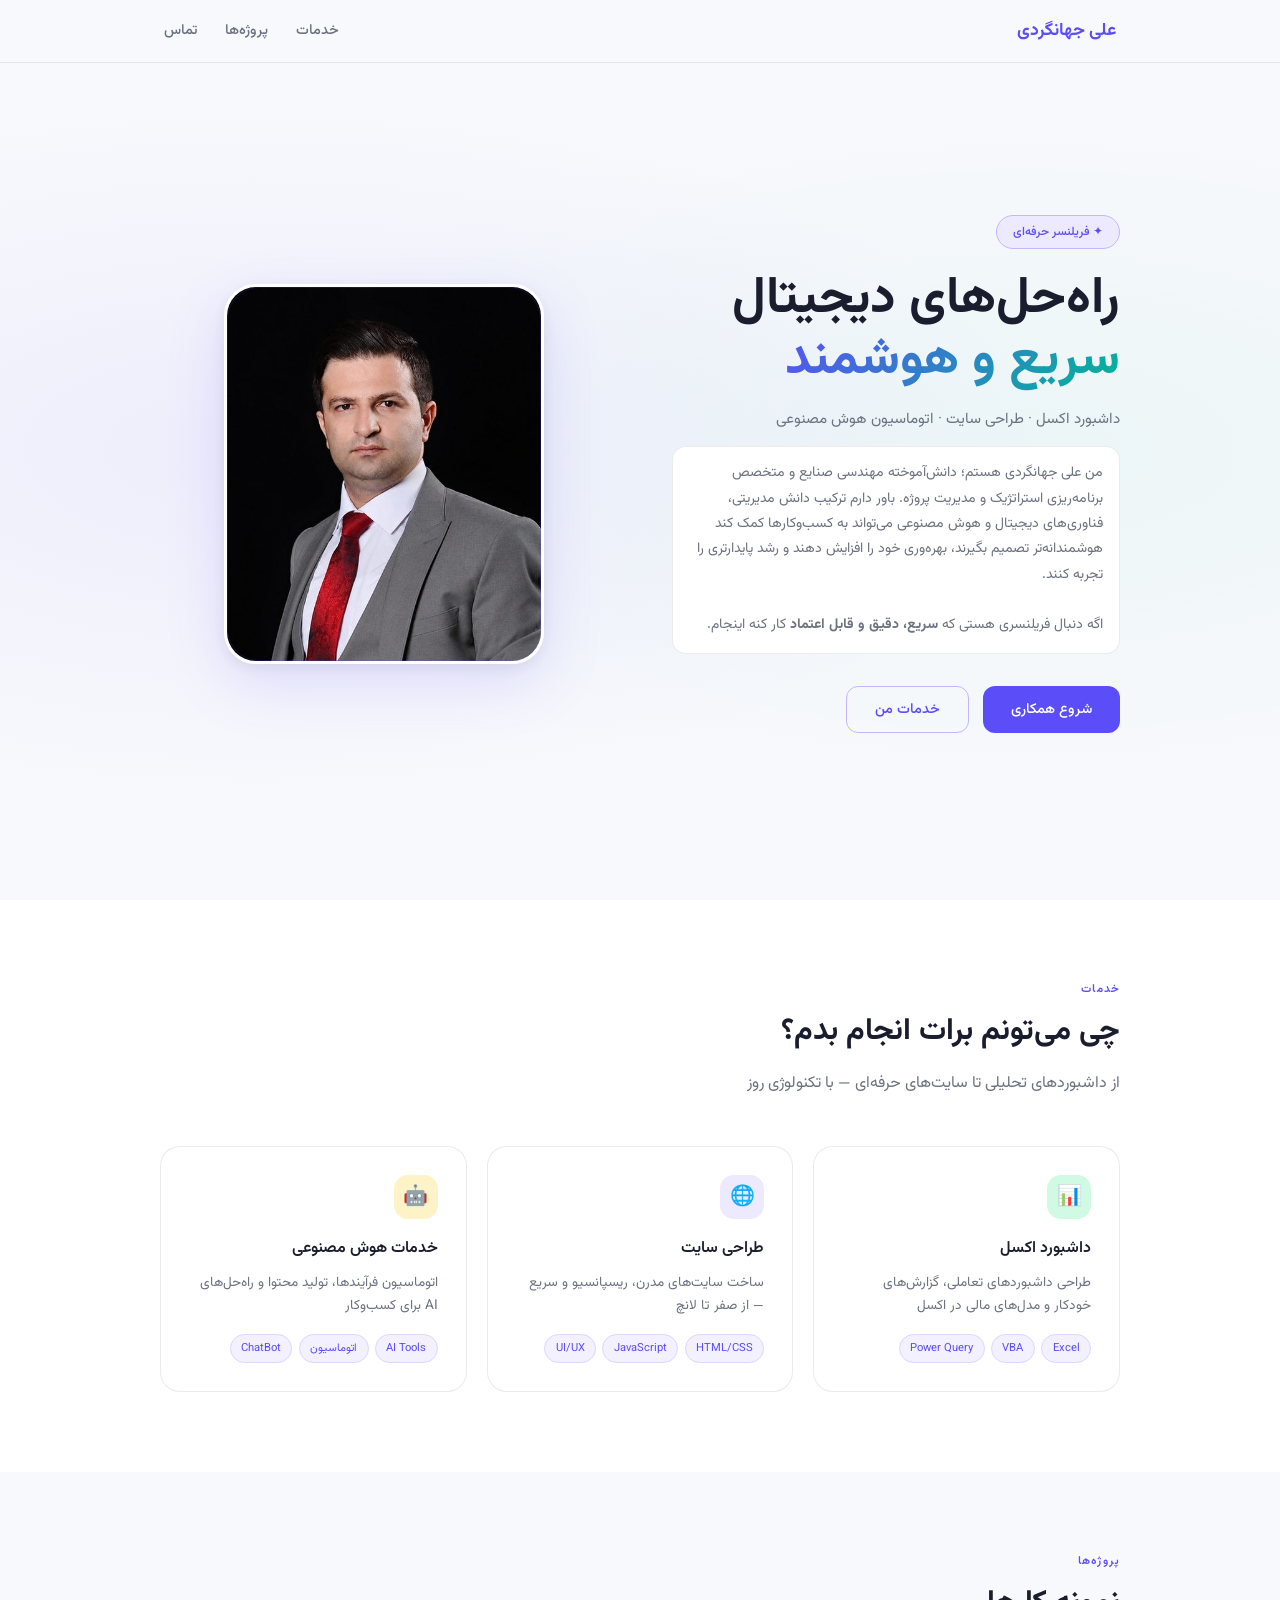
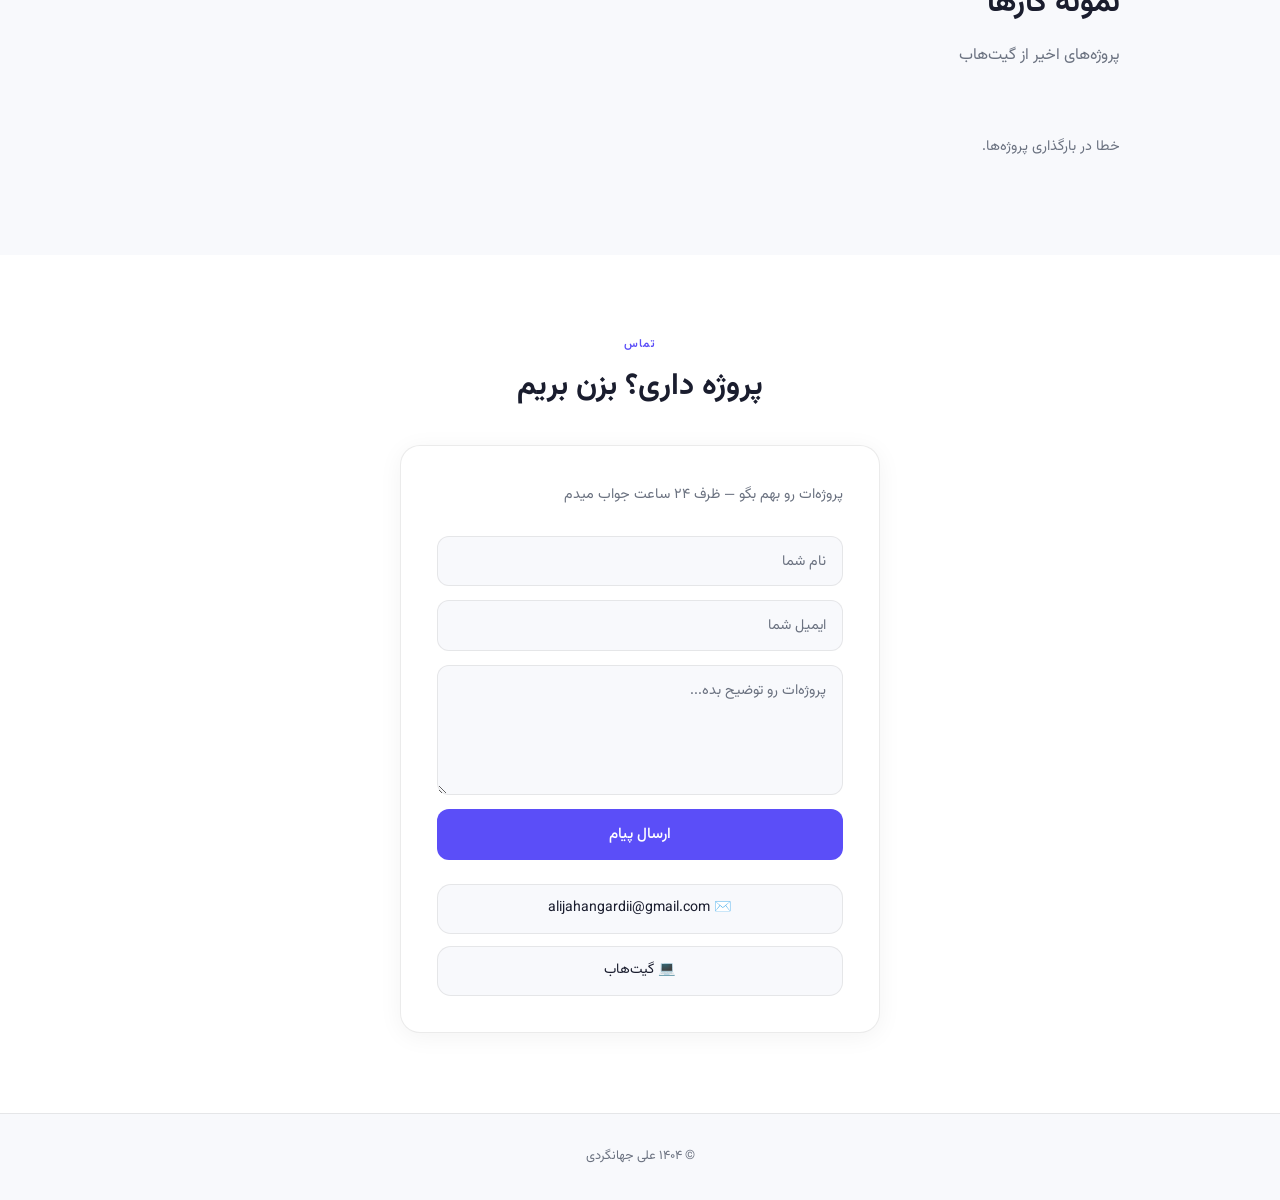
<file: index.html>
<!DOCTYPE html>
<html lang="fa" dir="rtl">
<head>
<meta charset="UTF-8">
<title>علی جهانگردی | فریلنسر دیجیتال</title>
<meta name="description" content="داشبورد اکسل، طراحی سایت و خدمات هوش مصنوعی — فریلنسر حرفه‌ای">
<meta name="viewport" content="width=device-width, initial-scale=1.0">
<link href="https://fonts.googleapis.com/css2?family=Vazirmatn:wght@300;400;500;700&display=swap" rel="stylesheet">
<style>
:root{
  --accent:#5b4ef8;
  --accent-light:#ede9fe;
  --accent-border:#c4b5fd;
  --bg:#f8f9fc;
  --text:#1a1d2e;
  --muted:#6b7280;
  --border:rgba(0,0,0,0.08);
}
*{margin:0;padding:0;box-sizing:border-box;}
html{scroll-behavior:smooth;}
body{font-family:'Vazirmatn',sans-serif;background:var(--bg);color:var(--text);line-height:1.7;overflow-x:hidden;}

header{position:fixed;top:0;width:100%;background:rgba(248,249,252,0.92);backdrop-filter:blur(14px);border-bottom:1px solid var(--border);z-index:1000;transition:.3s;}
header.scrolled{box-shadow:0 4px 24px rgba(0,0,0,0.07);}
nav{max-width:1000px;margin:auto;padding:1rem 1.5rem;display:flex;justify-content:space-between;align-items:center;}
.logo{font-size:1.1rem;font-weight:700;color:var(--accent);}
.nav-links{display:flex;gap:1.75rem;}
.nav-links a{text-decoration:none;color:var(--muted);font-size:.9rem;font-weight:500;position:relative;transition:color .25s;}
.nav-links a:hover{color:var(--accent);}
.nav-links a::after{content:"";position:absolute;bottom:-4px;right:0;width:0;height:2px;background:var(--accent);transition:.3s;}
.nav-links a:hover::after{width:100%;}

/* HERO */
#home{
  min-height:100vh;display:flex;align-items:center;
  padding:7rem 1.5rem 4rem;
  position:relative;overflow:hidden;
}
.hero-bg{position:absolute;inset:0;background:radial-gradient(ellipse at 20% 50%,rgba(91,78,248,0.07) 0%,transparent 55%),radial-gradient(ellipse at 80% 50%,rgba(0,184,148,0.05) 0%,transparent 55%);}
.hero-inner{max-width:960px;margin:auto;width:100%;display:grid;grid-template-columns:1fr 1fr;gap:4rem;align-items:center;position:relative;z-index:1;}
.hero-text{}
.hero-badge{display:inline-block;padding:.35rem 1rem;background:var(--accent-light);border:1px solid var(--accent-border);border-radius:2rem;font-size:.75rem;color:var(--accent);margin-bottom:1.25rem;font-weight:500;animation:fadeDown .6s ease both;}
h1.hero-title{font-size:clamp(2.2rem,4.2vw,3.2rem);font-weight:700;line-height:1.2;margin-bottom:.875rem;animation:fadeDown .7s .1s ease both;}
.grad{background:linear-gradient(135deg,#5b4ef8,#00b894);-webkit-background-clip:text;-webkit-text-fill-color:transparent;}
.hero-sub{font-size:.95rem;color:var(--muted);line-height:1.9;margin-bottom:.75rem;animation:fadeDown .7s .15s ease both;}
.hero-bio{font-size:.88rem;color:var(--muted);line-height:1.8;margin-bottom:2rem;padding:.875rem 1rem;background:#fff;border-radius:.875rem;border:1.5px solid var(--border);animation:fadeDown .7s .2s ease both;}
.hero-cta{display:flex;gap:.875rem;flex-wrap:wrap;animation:fadeDown .7s .25s ease both;}
.btn-primary{padding:.7rem 1.75rem;background:var(--accent);color:#fff;border:none;border-radius:.75rem;font-family:'Vazirmatn',sans-serif;font-size:.9rem;font-weight:500;cursor:pointer;transition:transform .2s,box-shadow .2s;}
.btn-primary:hover{transform:translateY(-2px);box-shadow:0 8px 24px rgba(91,78,248,0.3);}
.btn-outline{padding:.7rem 1.75rem;background:transparent;color:var(--accent);border:1.5px solid var(--accent-border);border-radius:.75rem;font-family:'Vazirmatn',sans-serif;font-size:.9rem;font-weight:500;cursor:pointer;transition:all .2s;}
.btn-outline:hover{background:var(--accent-light);}

/* Profile image */
.hero-photo-wrap{display:flex;justify-content:center;animation:fadeDown .7s .1s ease both;}
.hero-photo{
  width:320px;height:380px;
  border-radius:2rem;
  overflow:hidden;
  border:3px solid #fff;
  box-shadow:0 20px 60px rgba(91,78,248,0.15),0 4px 16px rgba(0,0,0,0.08);
  position:relative;
}
.hero-photo img{width:100%;height:100%;object-fit:cover;object-position:top center;}
.hero-photo::after{
  content:'';position:absolute;inset:0;
  border-radius:2rem;
  border:1.5px solid rgba(91,78,248,0.2);
}


/* SECTIONS */
.section{padding:5rem 1.5rem;}
.section-inner{max-width:960px;margin:auto;}
.section-label{font-size:.72rem;color:var(--accent);text-transform:uppercase;letter-spacing:.1em;margin-bottom:.4rem;font-weight:600;}
.section-title{font-size:clamp(1.4rem,2.8vw,1.9rem);font-weight:700;margin-bottom:.75rem;}
.section-desc{color:var(--muted);line-height:1.8;margin-bottom:3rem;}

#services{background:#fff;}
.services-grid{display:grid;grid-template-columns:repeat(auto-fit,minmax(250px,1fr));gap:1.25rem;}
.svc-card{background:#fff;border:1.5px solid var(--border);border-radius:1.25rem;padding:1.75rem;transition:transform .3s,border-color .3s,box-shadow .3s;}
.svc-card:hover{transform:translateY(-4px);border-color:var(--accent-border);box-shadow:0 12px 32px rgba(91,78,248,0.1);}
.svc-icon{width:2.75rem;height:2.75rem;border-radius:.875rem;display:flex;align-items:center;justify-content:center;font-size:1.25rem;margin-bottom:1rem;}
.ic-green{background:#d1fae5;}.ic-purple{background:#ede9fe;}.ic-yellow{background:#fef3c7;}
.svc-title{font-size:1rem;font-weight:600;margin-bottom:.5rem;}
.svc-desc{font-size:.85rem;color:var(--muted);line-height:1.75;}
.tags{display:flex;gap:.4rem;flex-wrap:wrap;margin-top:1rem;}
.tag{font-size:.7rem;padding:.25rem .65rem;background:#f3f0ff;border:1px solid #ddd6fe;border-radius:1rem;color:var(--accent);}

#projects{background:var(--bg);}
.projects-grid{display:grid;grid-template-columns:repeat(auto-fit,minmax(250px,1fr));gap:1.25rem;}
.proj-card{background:#fff;border:1.5px solid var(--border);border-radius:1.25rem;padding:1.5rem;transition:transform .3s,border-color .3s,box-shadow .3s;}
.proj-card:hover{transform:translateY(-4px);border-color:var(--accent-border);box-shadow:0 10px 28px rgba(91,78,248,0.1);}
.proj-card h3{font-size:.95rem;font-weight:600;margin-bottom:.4rem;}
.proj-card p{font-size:.83rem;color:var(--muted);line-height:1.7;margin-bottom:.875rem;}
.proj-card a{font-size:.82rem;color:var(--accent);text-decoration:none;font-weight:500;}
.proj-card a:hover{text-decoration:underline;}
#projects-loading{color:var(--muted);font-size:.9rem;padding:1rem 0;}

#contact{background:#fff;}
.contact-card{background:#fff;border:1.5px solid var(--border);border-radius:1.25rem;padding:2.25rem;box-shadow:0 4px 24px rgba(0,0,0,0.05);max-width:480px;margin:0 auto;}
.contact-card>p{color:var(--muted);margin-bottom:1.75rem;line-height:1.8;font-size:.9rem;}
.form-group{display:flex;flex-direction:column;gap:.875rem;}
input,textarea{padding:.8rem 1rem;border-radius:.75rem;border:1.5px solid var(--border);font-family:'Vazirmatn',sans-serif;font-size:.9rem;color:var(--text);background:#f8f9fc;transition:border-color .2s;outline:none;direction:rtl;}
input:focus,textarea:focus{border-color:var(--accent-border);}
textarea{min-height:130px;resize:vertical;}
input::placeholder,textarea::placeholder{color:var(--muted);}
.submit-btn{width:100%;padding:.85rem;background:var(--accent);color:#fff;border:none;border-radius:.75rem;font-family:'Vazirmatn',sans-serif;font-size:.95rem;font-weight:500;cursor:pointer;transition:opacity .2s,transform .2s;}
.submit-btn:hover{opacity:.9;transform:translateY(-1px);}
#success-msg{display:none;color:#059669;font-size:.85rem;font-weight:500;margin-top:.75rem;text-align:center;}
.direct-links{display:flex;flex-direction:column;gap:.75rem;margin-top:1.5rem;}
.direct-link{display:flex;align-items:center;justify-content:center;gap:.5rem;padding:.75rem;background:var(--bg);border:1.5px solid var(--border);border-radius:.875rem;color:var(--text);text-decoration:none;font-size:.88rem;transition:all .2s;}
.direct-link:hover{background:var(--accent-light);border-color:var(--accent-border);color:var(--accent);}

footer{border-top:1px solid var(--border);text-align:center;padding:2rem;color:var(--muted);font-size:.8rem;}

@keyframes fadeDown{from{opacity:0;transform:translateY(-16px)}to{opacity:1;transform:translateY(0)}}
@keyframes float{0%,100%{transform:translateY(0)}50%{transform:translateY(-10px)}}
.reveal{opacity:0;transform:translateY(20px);transition:opacity .6s ease,transform .6s ease;}
.reveal.visible{opacity:1;transform:translateY(0);}

@media(max-width:720px){
  .hero-inner{grid-template-columns:1fr;text-align:center;gap:2rem;}
  .hero-photo{width:220px;height:260px;margin:auto;}
  .hero-cta{justify-content:center;}
  .nav-links{gap:1rem;}
}
</style>
</head>
<body>

<header>
  <nav>
    <div class="logo">علی جهانگردی</div>
    <div class="nav-links">
      <a href="#services">خدمات</a>
      <a href="#projects">پروژه‌ها</a>
      <a href="#contact">تماس</a>
    </div>
  </nav>
</header>

<section id="home">
  <div class="hero-bg"></div>

  <div class="hero-inner">
    <div class="hero-text">
      <div class="hero-badge">✦ فریلنسر حرفه‌ای</div>
      <h1 class="hero-title">راه‌حل‌های دیجیتال<br><span class="grad">سریع و هوشمند</span></h1>
      <p class="hero-sub">داشبورد اکسل · طراحی سایت · اتوماسیون هوش مصنوعی</p>
      <div class="hero-bio">
        من علی جهانگردی هستم؛ دانش‌آموخته مهندسی صنایع و متخصص برنامه‌ریزی استراتژیک و مدیریت پروژه. باور دارم ترکیب دانش مدیریتی، فناوری‌های دیجیتال و هوش مصنوعی می‌تواند به کسب‌وکارها کمک کند هوشمندانه‌تر تصمیم بگیرند، بهره‌وری خود را افزایش دهند و رشد پایدارتری را تجربه کنند.<br><br>
        اگه دنبال فریلنسری هستی که <strong>سریع، دقیق و قابل اعتماد</strong> کار کنه اینجام.
      </div>
      <div class="hero-cta">
        <button class="btn-primary" onclick="document.getElementById('contact').scrollIntoView({behavior:'smooth'})">شروع همکاری</button>
        <button class="btn-outline" onclick="document.getElementById('services').scrollIntoView({behavior:'smooth'})">خدمات من</button>
      </div>
    </div>
    <div class="hero-photo-wrap">
      <div class="hero-photo">
        <img src="[data-uri]" alt="علی جهانگردی">
      </div>
    </div>
  </div>
</section>

<section id="services" class="section">
  <div class="section-inner">
    <div class="reveal">
      <div class="section-label">خدمات</div>
      <h2 class="section-title">چی می‌تونم برات انجام بدم؟</h2>
      <p class="section-desc">از داشبوردهای تحلیلی تا سایت‌های حرفه‌ای — با تکنولوژی روز</p>
    </div>
    <div class="services-grid">
      <div class="svc-card reveal">
        <div class="svc-icon ic-green">📊</div>
        <div class="svc-title">داشبورد اکسل</div>
        <div class="svc-desc">طراحی داشبوردهای تعاملی، گزارش‌های خودکار و مدل‌های مالی در اکسل</div>
        <div class="tags"><span class="tag">Excel</span><span class="tag">VBA</span><span class="tag">Power Query</span></div>
      </div>
      <div class="svc-card reveal">
        <div class="svc-icon ic-purple">🌐</div>
        <div class="svc-title">طراحی سایت</div>
        <div class="svc-desc">ساخت سایت‌های مدرن، ریسپانسیو و سریع — از صفر تا لانچ</div>
        <div class="tags"><span class="tag">HTML/CSS</span><span class="tag">JavaScript</span><span class="tag">UI/UX</span></div>
      </div>
      <div class="svc-card reveal">
        <div class="svc-icon ic-yellow">🤖</div>
        <div class="svc-title">خدمات هوش مصنوعی</div>
        <div class="svc-desc">اتوماسیون فرآیندها، تولید محتوا و راه‌حل‌های AI برای کسب‌وکار</div>
        <div class="tags"><span class="tag">AI Tools</span><span class="tag">اتوماسیون</span><span class="tag">ChatBot</span></div>
      </div>
    </div>
  </div>
</section>

<section id="projects" class="section">
  <div class="section-inner">
    <div class="reveal">
      <div class="section-label">پروژه‌ها</div>
      <h2 class="section-title">نمونه کارها</h2>
      <p class="section-desc">پروژه‌های اخیر از گیت‌هاب</p>
    </div>
    <div id="projects-loading">در حال بارگذاری پروژه‌ها...</div>
    <div class="projects-grid" id="projectsGrid"></div>
  </div>
</section>

<section id="contact" class="section">
  <div class="section-inner">
    <div class="reveal" style="text-align:center;margin-bottom:2rem;">
      <div class="section-label">تماس</div>
      <h2 class="section-title">پروژه داری؟ بزن بریم</h2>
    </div>
    <div class="contact-card reveal">
      <p>پروژه‌ات رو بهم بگو — ظرف ۲۴ ساعت جواب میدم</p>
      <form class="form-group" id="contactForm" action="https://formspree.io/f/mlgraayz" method="POST">
        <input type="text" name="name" placeholder="نام شما" required>
        <input type="email" name="email" placeholder="ایمیل شما" required>
        <textarea name="message" placeholder="پروژه‌ات رو توضیح بده..." required></textarea>
        <button type="submit" class="submit-btn">ارسال پیام</button>
        <div id="success-msg">✅ پیامت ارسال شد. به زودی جواب میدم!</div>
      </form>
      <div class="direct-links">
        <a class="direct-link" href="mailto:alijahangardii@gmail.com">✉️ alijahangardii@gmail.com</a>
        <a class="direct-link" href="https://github.com/alijahangardii-ops" target="_blank">💻 گیت‌هاب</a>
      </div>
    </div>
  </div>
</section>

<footer><p>© ۱۴۰۴ علی جهانگردی</p></footer>

<script>
window.addEventListener('scroll',()=>{
  document.querySelector('header').classList.toggle('scrolled',window.scrollY>10);
});
const obs=new IntersectionObserver(entries=>{
  entries.forEach(e=>{if(e.isIntersecting){e.target.classList.add('visible');obs.unobserve(e.target);}});
},{threshold:.12});
document.querySelectorAll('.reveal').forEach(el=>obs.observe(el));

const form=document.getElementById('contactForm');
form.addEventListener('submit',function(e){
  e.preventDefault();
  fetch(form.action,{method:'POST',body:new FormData(form),headers:{'Accept':'application/json'}})
    .then(r=>{
      if(r.ok){form.reset();document.getElementById('success-msg').style.display='block';}
      else alert('مشکلی پیش اومد. دوباره امتحان کن.');
    }).catch(()=>alert('مشکلی پیش اومد. دوباره امتحان کن.'));
});

fetch('https://api.github.com/users/alijahangardii-ops/repos?sort=updated')
  .then(r=>r.json())
  .then(repos=>{
    document.getElementById('projects-loading').style.display='none';
    const grid=document.getElementById('projectsGrid');
    repos.forEach(repo=>{
      const card=document.createElement('div');
      card.className='proj-card reveal';
      card.innerHTML=`<h3>${repo.name}</h3><p>${repo.description||'توضیحی ثبت نشده.'}</p><a href="${repo.html_url}" target="_blank">مشاهده در گیت‌هاب ↗</a>`;
      grid.appendChild(card);
      setTimeout(()=>obs.observe(card),50);
    });
  })
  .catch(()=>{document.getElementById('projects-loading').textContent='خطا در بارگذاری پروژه‌ها.';});
</script>
</body>
</html>
</file>
